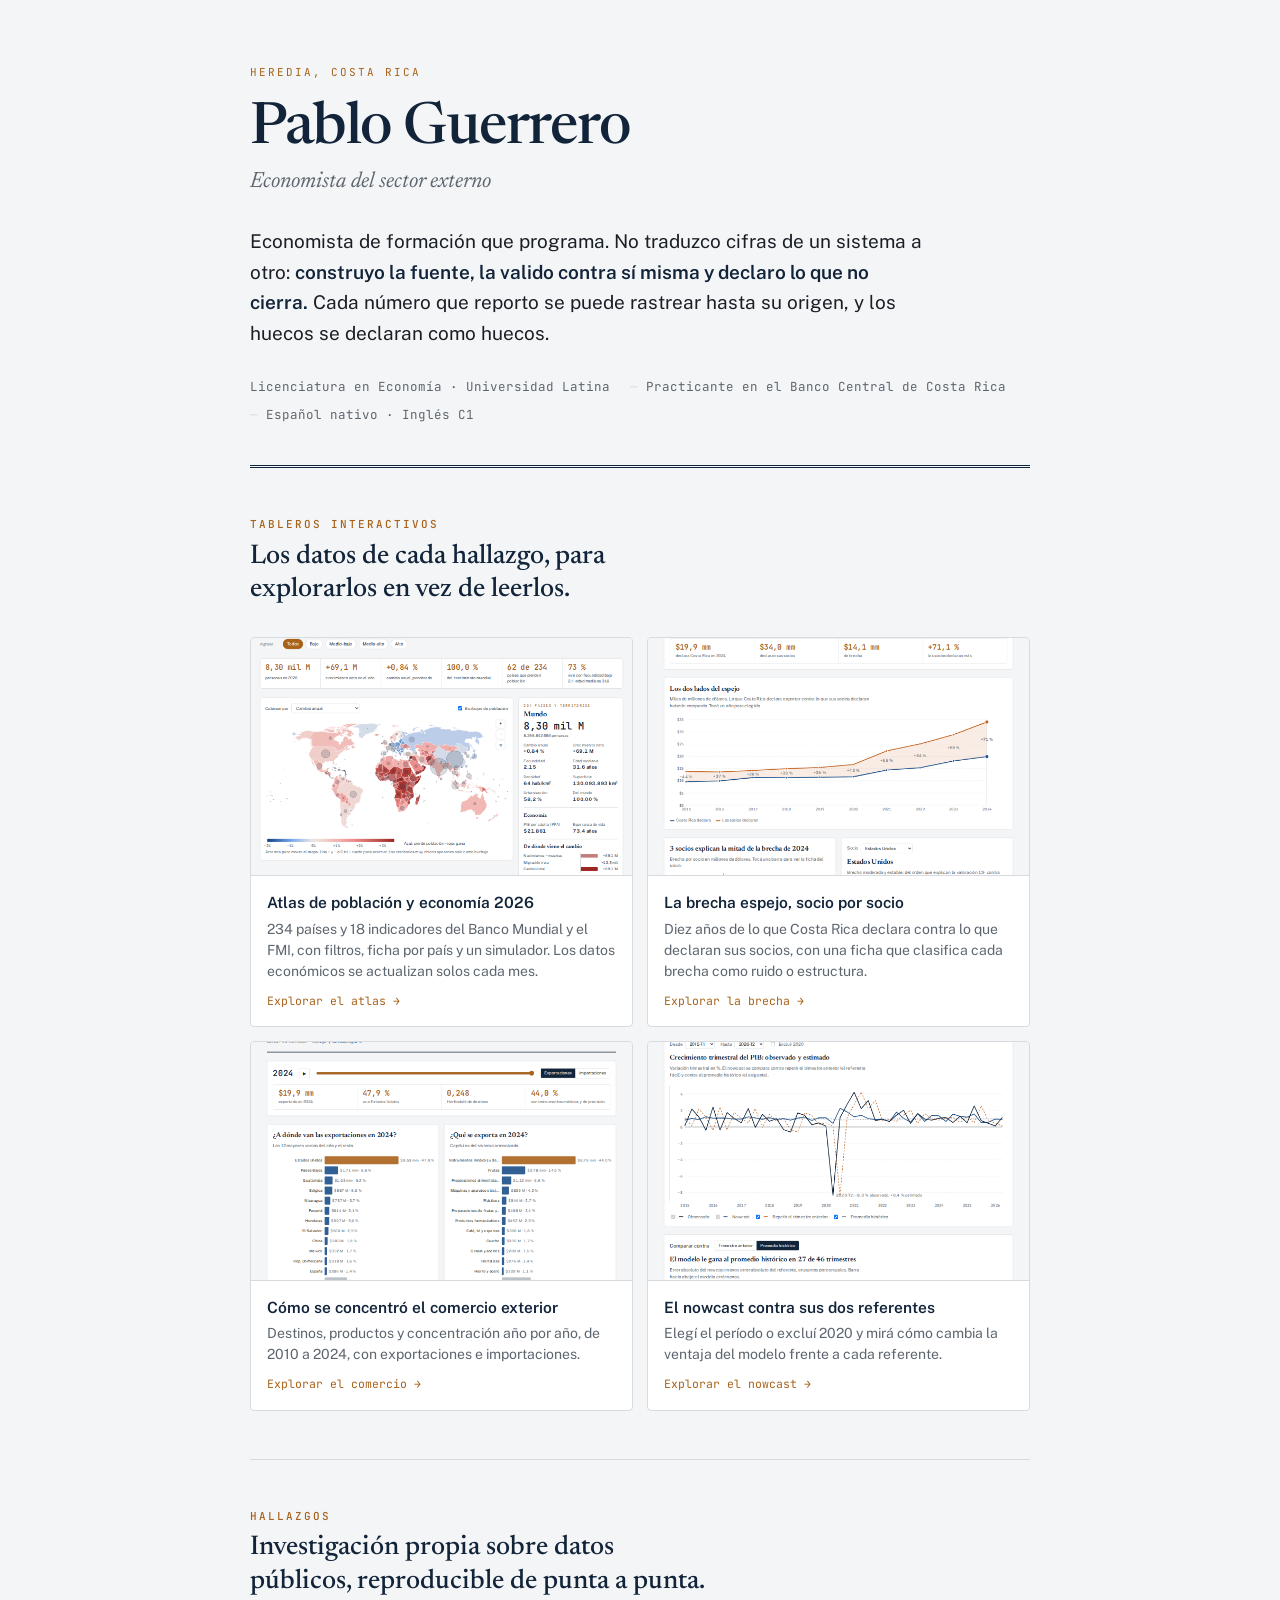
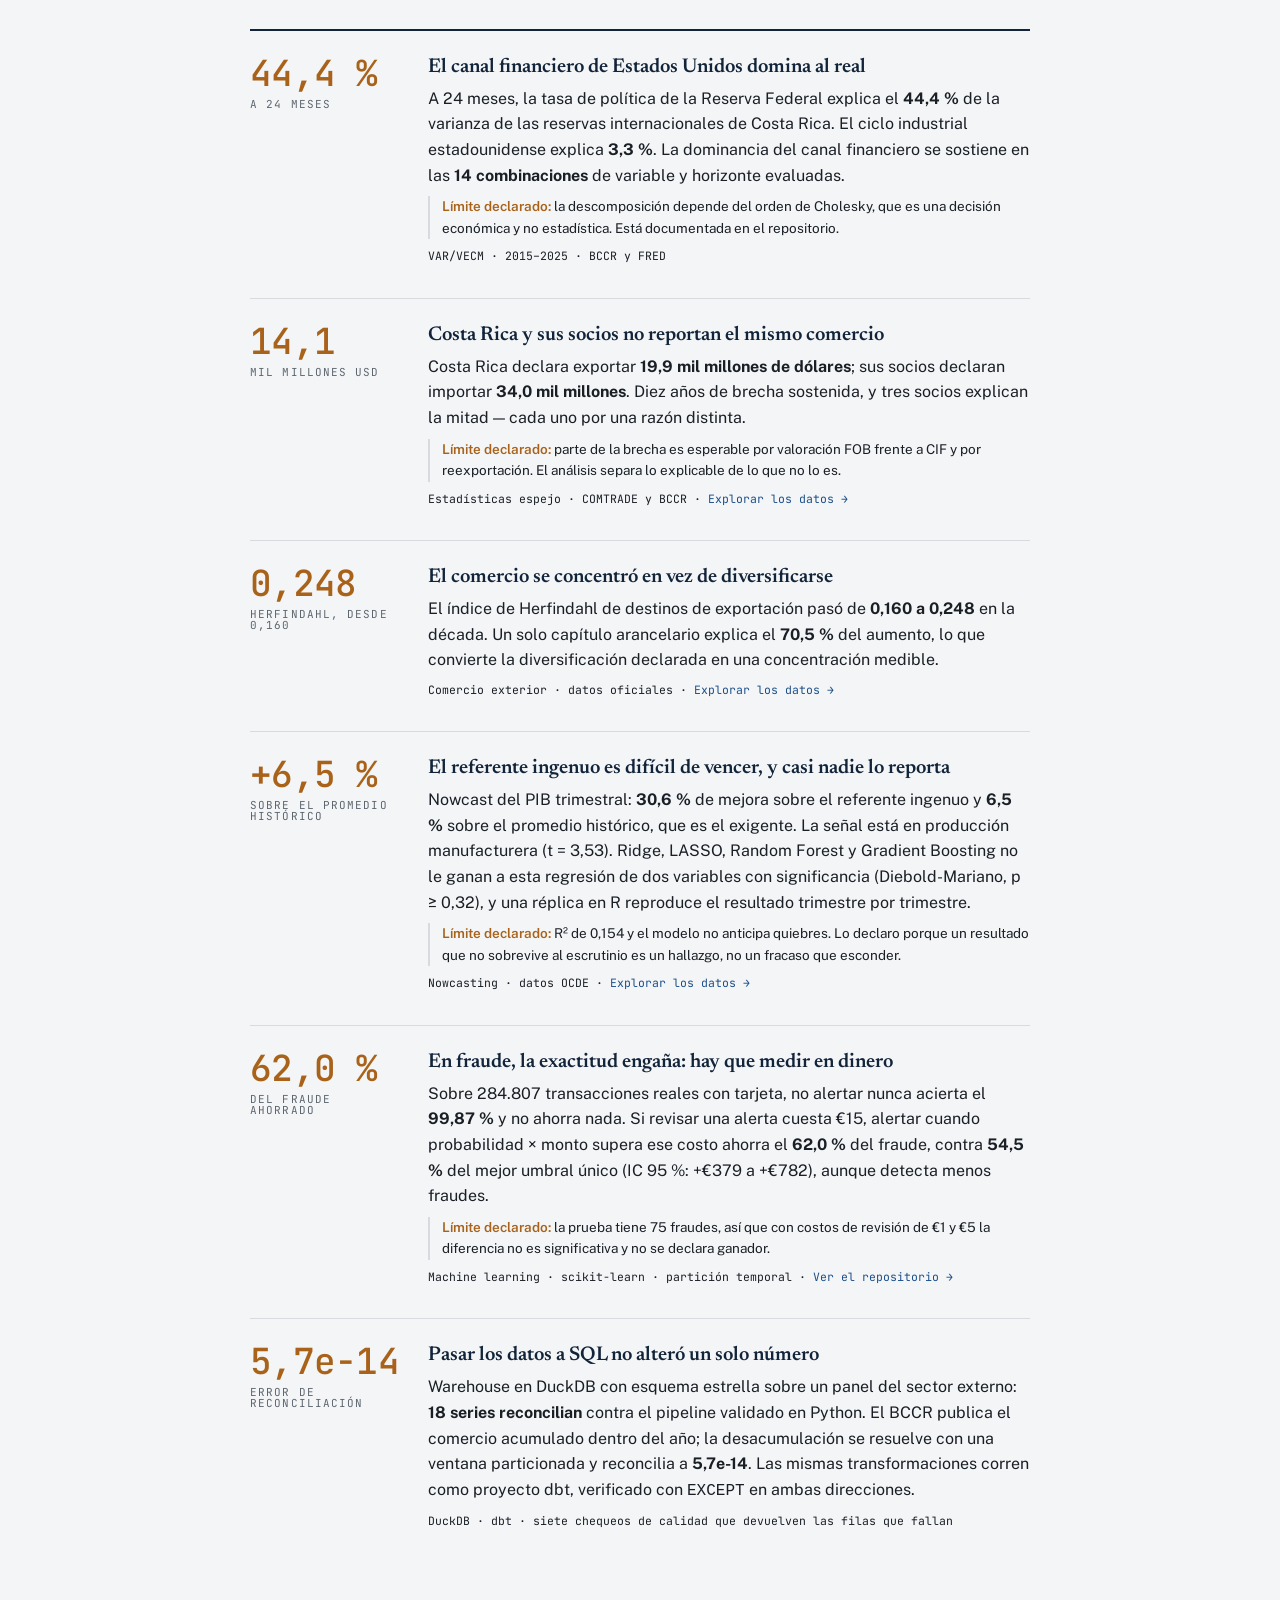
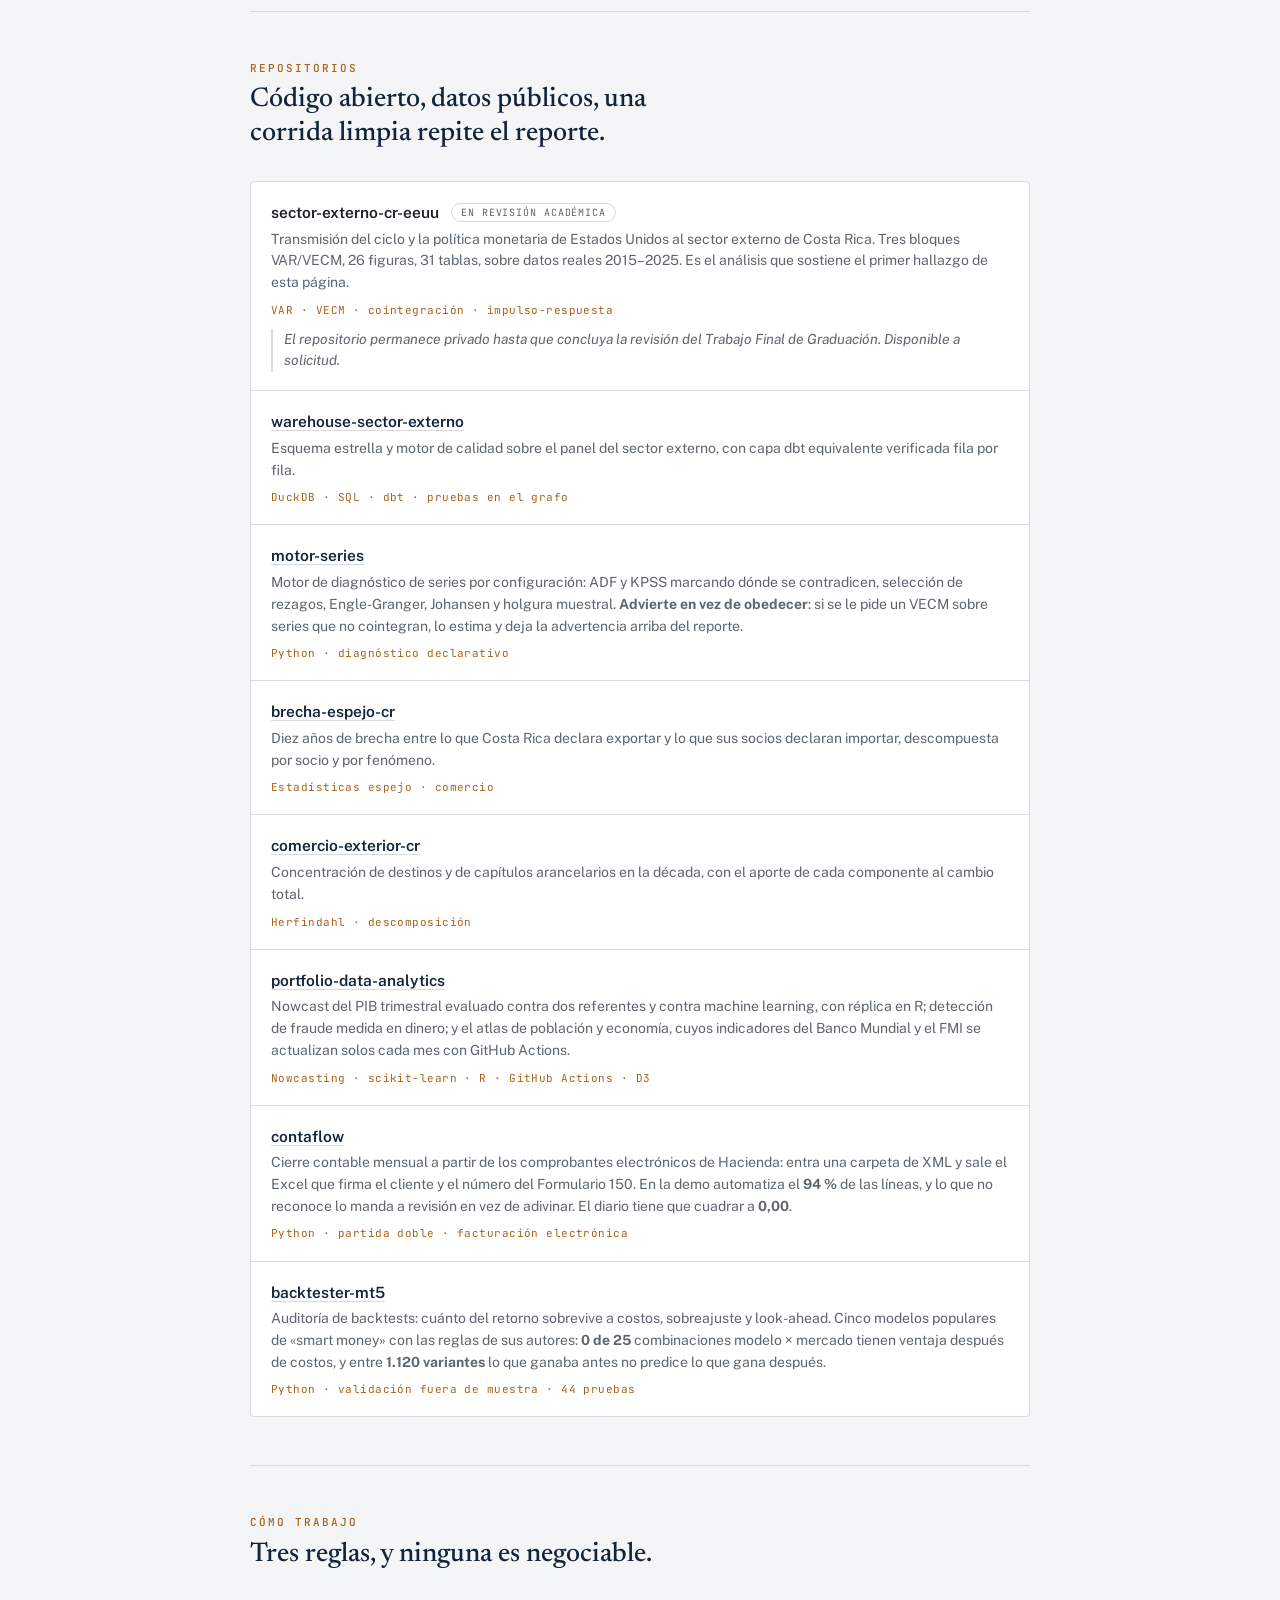
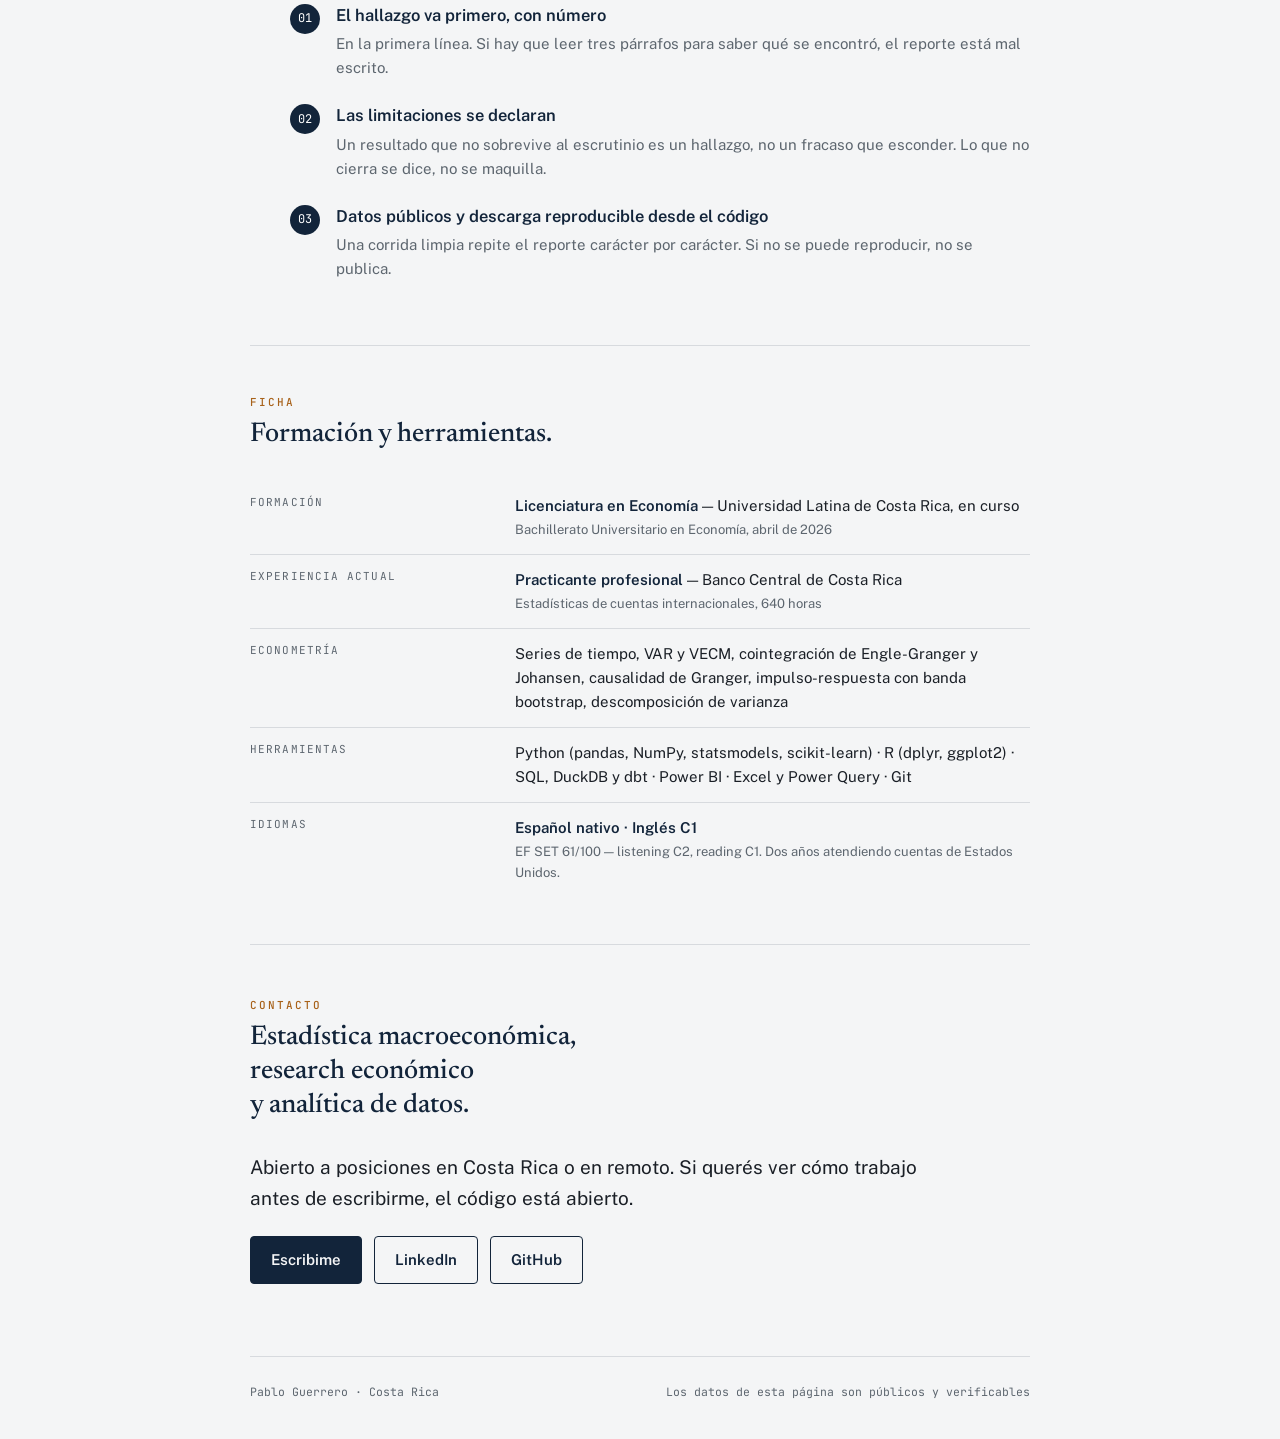
<file: index.html>
<!doctype html>
<html lang="es">
<head>
<meta charset="utf-8">
<meta name="viewport" content="width=device-width, initial-scale=1, viewport-fit=cover">
<title>Pablo Guerrero — Economista</title>
<meta name="description" content="Economista del sector externo costarricense. Series de tiempo, VAR/VECM y datos oficiales. Cada número rastreable hasta su origen.">
<meta property="og:title" content="Pablo Guerrero — Economista">
<meta property="og:description" content="Economista del sector externo costarricense. Series de tiempo, VAR/VECM y datos oficiales.">
<meta property="og:type" content="profile">
<link rel="preconnect" href="https://fonts.googleapis.com">
<link rel="preconnect" href="https://fonts.gstatic.com" crossorigin>
<link rel="stylesheet" href="https://fonts.googleapis.com/css2?family=JetBrains+Mono:wght@400;500&family=Newsreader:ital,opsz,wght@0,6..72,400;0,6..72,500;0,6..72,600;1,6..72,400&family=Public+Sans:wght@400;500;600;700&display=swap">
<style>
  :root{
    --tinta:#12243a;
    --tinta-2:#2c415c;
    --azul:#1b4f8a;
    --ocre:#a8621a;
    --fondo:#f4f5f6;
    --papel:#ffffff;
    --papel-2:#eceef0;
    --linea:#d7dade;
    --texto:#1a1f26;
    --tenue:#5d666f;
    --radio:4px;
  }
  @media (prefers-color-scheme: dark){
    :root:not([data-theme="light"]){
      --tinta:#dfe6ee;
      --tinta-2:#a9bed6;
      --azul:#7fb3e8;
      --ocre:#e0995a;
      --fondo:#0e1319;
      --papel:#161c24;
      --papel-2:#1e262f;
      --linea:#2c353f;
      --texto:#e4e8ec;
      --tenue:#95a0ac;
    }
  }
  :root[data-theme="dark"]{
    --tinta:#dfe6ee; --tinta-2:#a9bed6; --azul:#7fb3e8; --ocre:#e0995a;
    --fondo:#0e1319; --papel:#161c24; --papel-2:#1e262f; --linea:#2c353f;
    --texto:#e4e8ec; --tenue:#95a0ac;
  }

  *{box-sizing:border-box;}
  html{-webkit-text-size-adjust:100%;}
  body{
    margin:0;
    padding:0 20px;
    background:var(--fondo);
    color:var(--texto);
    font-family:"Public Sans", ui-sans-serif, system-ui, -apple-system, sans-serif;
    font-size:16px;
    line-height:1.6;
    -webkit-font-smoothing:antialiased;
  }
  .caja{max-width:780px;margin:0 auto;}

  a{color:var(--azul);text-decoration:none;border-bottom:1px solid transparent;transition:border-color .15s;}
  a:hover{border-bottom-color:var(--azul);}
  a:focus-visible{outline:2px solid var(--ocre);outline-offset:3px;border-radius:2px;}

  /* ---- encabezado ---- */
  header{padding-block:64px 40px;border-bottom:3px double var(--tinta);}
  .kicker{
    font-family:"JetBrains Mono", ui-monospace, monospace;
    font-size:11px;letter-spacing:.18em;text-transform:uppercase;
    color:var(--ocre);margin:0 0 18px;
  }
  h1{
    font-family:"Newsreader", Georgia, "Times New Roman", serif;
    font-weight:500;font-size:clamp(38px, 8vw, 58px);line-height:1.02;
    letter-spacing:-.02em;margin:0 0 6px;color:var(--tinta);
  }
  .rol{
    font-family:"Newsreader", Georgia, serif;font-style:italic;
    font-size:clamp(18px, 3.4vw, 22px);color:var(--tenue);margin:0 0 26px;font-weight:400;
  }
  .tesis{
    font-size:clamp(17px, 2.6vw, 19px);line-height:1.62;max-width:56ch;margin:0 0 28px;
    color:var(--texto);
  }
  .tesis b{font-weight:600;color:var(--tinta);}
  .meta{
    display:flex;flex-wrap:wrap;gap:8px 20px;
    font-family:"JetBrains Mono", ui-monospace, monospace;font-size:12.5px;color:var(--tenue);
  }
  .meta span::before{content:"— ";color:var(--linea);}
  .meta span:first-child::before{content:"";}

  /* ---- secciones ---- */
  section{padding-block:48px;border-bottom:1px solid var(--linea);}
  section:last-of-type{border-bottom:none;}
  h2{
    font-family:"JetBrains Mono", ui-monospace, monospace;
    font-size:11px;letter-spacing:.18em;text-transform:uppercase;font-weight:500;
    color:var(--ocre);margin:0 0 6px;
  }
  .lead{
    font-family:"Newsreader", Georgia, serif;
    font-size:clamp(22px, 4vw, 27px);line-height:1.25;font-weight:500;
    color:var(--tinta);margin:0 0 30px;max-width:30ch;text-wrap:balance;
  }

  /* ---- hallazgos ---- */
  .hallazgo{
    display:grid;grid-template-columns:minmax(0,150px) 1fr;gap:6px 28px;
    padding-block:24px;border-top:1px solid var(--linea);
  }
  .hallazgo:first-of-type{border-top:2px solid var(--tinta);}
  .cifra{
    font-family:"JetBrains Mono", ui-monospace, monospace;
    font-size:clamp(28px, 6vw, 36px);font-weight:500;line-height:1;
    color:var(--ocre);font-variant-numeric:tabular-nums;letter-spacing:-.02em;
  }
  .cifra small{display:block;font-size:11px;letter-spacing:.1em;text-transform:uppercase;
    color:var(--tenue);margin-top:8px;font-weight:400;}
  .hallazgo h3{
    font-family:"Newsreader", Georgia, serif;font-size:20px;font-weight:600;
    margin:0 0 6px;color:var(--tinta);line-height:1.25;
  }
  .hallazgo p{margin:0 0 8px;color:var(--texto);}
  .limite{
    font-size:13.5px;color:var(--tenue);border-left:2px solid var(--linea);
    padding-left:12px;margin:10px 0 0;
  }
  .limite b{color:var(--ocre);font-weight:600;}
  .fuente{
    font-family:"JetBrains Mono", ui-monospace, monospace;
    font-size:11.5px;color:var(--tenue);margin-top:10px;
  }

  /* ---- proyectos ---- */
  .repos{display:grid;gap:1px;background:var(--linea);border:1px solid var(--linea);border-radius:var(--radio);overflow:hidden;}
  .repo{background:var(--papel);padding:18px 20px;}
  .repo:hover{background:var(--papel-2);}
  .repo h3{margin:0 0 4px;font-size:15.5px;font-weight:600;}
  .repo h3 a{color:var(--tinta);border-bottom-color:var(--linea);}
  .repo h3 a:hover{color:var(--azul);border-bottom-color:var(--azul);}
  .repo p{margin:0;font-size:14px;color:var(--tenue);line-height:1.55;}
  .repo .tags{
    font-family:"JetBrains Mono", ui-monospace, monospace;
    font-size:11px;color:var(--ocre);margin-top:8px;letter-spacing:.04em;
  }
  .estado{
    font-family:"JetBrains Mono", ui-monospace, monospace;
    font-size:10px;letter-spacing:.09em;text-transform:uppercase;font-weight:400;
    color:var(--tenue);border:1px solid var(--linea);border-radius:99px;
    padding:2px 9px;margin-left:8px;vertical-align:2px;white-space:nowrap;
  }
  .nota-repo{
    margin-top:10px !important;font-size:13px;color:var(--tenue);
    border-left:2px solid var(--linea);padding-left:11px;font-style:italic;
  }

  /* ---- metodo ---- */
  .metodo{counter-reset:m;display:grid;gap:22px;}
  .metodo li{list-style:none;padding-left:46px;position:relative;}
  .metodo li::before{
    counter-increment:m;content:counter(m, decimal-leading-zero);
    position:absolute;left:0;top:2px;
    font-family:"JetBrains Mono", ui-monospace, monospace;font-size:12px;
    color:var(--papel);background:var(--tinta);
    width:30px;height:30px;display:grid;place-items:center;border-radius:50%;
  }
  .metodo h3{margin:0 0 4px;font-size:16.5px;font-weight:600;color:var(--tinta);}
  .metodo p{margin:0;color:var(--tenue);font-size:15px;}

  /* ---- ficha ---- */
  .ficha{width:100%;border-collapse:collapse;font-size:15px;}
  .ficha th,.ficha td{text-align:left;padding:13px 0;border-bottom:1px solid var(--linea);vertical-align:top;}
  .ficha th{
    font-family:"JetBrains Mono", ui-monospace, monospace;
    font-size:11px;letter-spacing:.1em;text-transform:uppercase;
    color:var(--tenue);font-weight:400;width:34%;padding-right:20px;
  }
  .ficha tr:last-child th,.ficha tr:last-child td{border-bottom:none;}
  .ficha td b{font-weight:600;color:var(--tinta);}
  .ficha td small{display:block;color:var(--tenue);font-size:13px;margin-top:2px;}

  /* ---- contacto ---- */
  .contacto{padding-block:52px 72px;}
  .contacto .lead{max-width:24ch;}
  .enlaces{display:flex;flex-wrap:wrap;gap:12px;margin-top:8px;}
  .enlaces a{
    display:inline-flex;align-items:center;gap:8px;
    border:1px solid var(--tinta);color:var(--tinta);
    padding:11px 20px;border-radius:var(--radio);
    font-size:15px;font-weight:600;transition:all .15s;
  }
  .enlaces a:hover{background:var(--tinta);color:var(--fondo);border-color:var(--tinta);}
  .enlaces a.primario{background:var(--tinta);color:var(--fondo);}
  .enlaces a.primario:hover{background:var(--azul);border-color:var(--azul);}

  footer{
    padding-block:26px 40px;border-top:1px solid var(--linea);
    font-family:"JetBrains Mono", ui-monospace, monospace;
    font-size:11.5px;color:var(--tenue);
    display:flex;justify-content:space-between;gap:12px;flex-wrap:wrap;
  }

  /* ---- tableros ---- */
  .tableros{display:grid;grid-template-columns:repeat(2,minmax(0,1fr));gap:14px;}
  a.tablero{display:grid;align-content:start;background:var(--papel);border:1px solid var(--linea);border-radius:var(--radio);overflow:hidden;color:var(--texto);transition:border-color .15s, transform .15s;}
  a.tablero:hover{border-color:var(--azul);transform:translateY(-2px);}
  .tablero img{display:block;width:100%;height:auto;aspect-ratio:8/5;object-fit:cover;object-position:top;border-bottom:1px solid var(--linea);background:var(--papel-2);}
  .tablero .txt{padding:14px 16px 16px;display:grid;gap:4px;}
  .tablero h3{margin:0;font-size:15.5px;font-weight:600;color:var(--tinta);}
  .tablero p{margin:0;font-size:14px;color:var(--tenue);line-height:1.5;}
  .tablero .ir{font-family:"JetBrains Mono", ui-monospace, monospace;font-size:11.5px;color:var(--ocre);margin-top:6px;}

  @media (max-width: 620px){
    .tableros{grid-template-columns:1fr;}
    .hallazgo{grid-template-columns:1fr;gap:10px;}
    .cifra small{display:inline;margin-left:10px;}
    .ficha th{width:auto;display:block;padding-bottom:2px;border-bottom:none;}
    .ficha td{display:block;padding-top:0;}
  }
  @media (prefers-reduced-motion: reduce){*{transition:none !important;}}
</style>
</head>
<body>
<div class="caja">

  <header>
    <p class="kicker">Heredia, Costa Rica</p>
    <h1>Pablo Guerrero</h1>
    <p class="rol">Economista del sector externo</p>
    <p class="tesis">Economista de formación que programa. No traduzco cifras de un sistema a otro: <b>construyo la fuente, la valido contra sí misma y declaro lo que no cierra.</b> Cada número que reporto se puede rastrear hasta su origen, y los huecos se declaran como huecos.</p>
    <div class="meta">
      <span>Licenciatura en Economía · Universidad Latina</span>
      <span>Practicante en el Banco Central de Costa Rica</span>
      <span>Español nativo · Inglés C1</span>
    </div>
  </header>

  <section>
    <h2>Tableros interactivos</h2>
    <p class="lead">Los datos de cada hallazgo, para explorarlos en vez de leerlos.</p>
    <div class="tableros">
      <a class="tablero" href="atlas/">
        <img src="tableros/img/atlas.png" alt="Mapa mundial coloreado por cambio anual de la población, con la ficha de un país" loading="lazy" width="720" height="450">
        <div class="txt">
          <h3>Atlas de población y economía 2026</h3>
          <p>234 países y 18 indicadores del Banco Mundial y el FMI, con filtros, ficha por país y un simulador. Los datos económicos se actualizan solos cada mes.</p>
          <span class="ir">Explorar el atlas →</span>
        </div>
      </a>
      <a class="tablero" href="brecha/">
        <img src="tableros/img/brecha.png" alt="Lo que Costa Rica declara exportar contra lo que declaran sus socios, 2015–2024" loading="lazy" width="720" height="450">
        <div class="txt">
          <h3>La brecha espejo, socio por socio</h3>
          <p>Diez años de lo que Costa Rica declara contra lo que declaran sus socios, con una ficha que clasifica cada brecha como ruido o estructura.</p>
          <span class="ir">Explorar la brecha →</span>
        </div>
      </a>
      <a class="tablero" href="comercio/">
        <img src="tableros/img/comercio.png" alt="Destinos y productos de exportación de Costa Rica en 2024" loading="lazy" width="720" height="450">
        <div class="txt">
          <h3>Cómo se concentró el comercio exterior</h3>
          <p>Destinos, productos y concentración año por año, de 2010 a 2024, con exportaciones e importaciones.</p>
          <span class="ir">Explorar el comercio →</span>
        </div>
      </a>
      <a class="tablero" href="nowcast/">
        <img src="tableros/img/nowcast.png" alt="Crecimiento trimestral del PIB observado contra el nowcast y sus referentes" loading="lazy" width="720" height="450">
        <div class="txt">
          <h3>El nowcast contra sus dos referentes</h3>
          <p>Elegí el período o excluí 2020 y mirá cómo cambia la ventaja del modelo frente a cada referente.</p>
          <span class="ir">Explorar el nowcast →</span>
        </div>
      </a>
    </div>
  </section>

  <section>
    <h2>Hallazgos</h2>
    <p class="lead">Investigación propia sobre datos públicos, reproducible de punta a punta.</p>

    <div class="hallazgo">
      <div class="cifra">44,4 %<small>a 24 meses</small></div>
      <div>
        <h3>El canal financiero de Estados Unidos domina al real</h3>
        <p>A 24 meses, la tasa de política de la Reserva Federal explica el <b>44,4 %</b> de la varianza de las reservas internacionales de Costa Rica. El ciclo industrial estadounidense explica <b>3,3 %</b>. La dominancia del canal financiero se sostiene en las <b>14 combinaciones</b> de variable y horizonte evaluadas.</p>
        <p class="limite"><b>Límite declarado:</b> la descomposición depende del orden de Cholesky, que es una decisión económica y no estadística. Está documentada en el repositorio.</p>
        <p class="fuente">VAR/VECM · 2015–2025 · BCCR y FRED</p>
      </div>
    </div>

    <div class="hallazgo">
      <div class="cifra">14,1<small>mil millones USD</small></div>
      <div>
        <h3>Costa Rica y sus socios no reportan el mismo comercio</h3>
        <p>Costa Rica declara exportar <b>19,9 mil millones de dólares</b>; sus socios declaran importar <b>34,0 mil millones</b>. Diez años de brecha sostenida, y tres socios explican la mitad — cada uno por una razón distinta.</p>
        <p class="limite"><b>Límite declarado:</b> parte de la brecha es esperable por valoración FOB frente a CIF y por reexportación. El análisis separa lo explicable de lo que no lo es.</p>
        <p class="fuente">Estadísticas espejo · COMTRADE y BCCR · <a href="brecha/">Explorar los datos →</a></p>
      </div>
    </div>

    <div class="hallazgo">
      <div class="cifra">0,248<small>Herfindahl, desde 0,160</small></div>
      <div>
        <h3>El comercio se concentró en vez de diversificarse</h3>
        <p>El índice de Herfindahl de destinos de exportación pasó de <b>0,160 a 0,248</b> en la década. Un solo capítulo arancelario explica el <b>70,5 %</b> del aumento, lo que convierte la diversificación declarada en una concentración medible.</p>
        <p class="fuente">Comercio exterior · datos oficiales · <a href="comercio/">Explorar los datos →</a></p>
      </div>
    </div>

    <div class="hallazgo">
      <div class="cifra">+6,5 %<small>sobre el promedio histórico</small></div>
      <div>
        <h3>El referente ingenuo es difícil de vencer, y casi nadie lo reporta</h3>
        <p>Nowcast del PIB trimestral: <b>30,6 %</b> de mejora sobre el referente ingenuo y <b>6,5 %</b> sobre el promedio histórico, que es el exigente. La señal está en producción manufacturera (t = 3,53). Ridge, LASSO, Random Forest y Gradient Boosting no le ganan a esta regresión de dos variables con significancia (Diebold-Mariano, p ≥ 0,32), y una réplica en R reproduce el resultado trimestre por trimestre.</p>
        <p class="limite"><b>Límite declarado:</b> R² de 0,154 y el modelo no anticipa quiebres. Lo declaro porque un resultado que no sobrevive al escrutinio es un hallazgo, no un fracaso que esconder.</p>
        <p class="fuente">Nowcasting · datos OCDE · <a href="nowcast/">Explorar los datos →</a></p>
      </div>
    </div>

    <div class="hallazgo">
      <div class="cifra">62,0 %<small>del fraude ahorrado</small></div>
      <div>
        <h3>En fraude, la exactitud engaña: hay que medir en dinero</h3>
        <p>Sobre 284.807 transacciones reales con tarjeta, no alertar nunca acierta el <b>99,87 %</b> y no ahorra nada. Si revisar una alerta cuesta €15, alertar cuando probabilidad × monto supera ese costo ahorra el <b>62,0 %</b> del fraude, contra <b>54,5 %</b> del mejor umbral único (IC 95 %: +€379 a +€782), aunque detecta menos fraudes.</p>
        <p class="limite"><b>Límite declarado:</b> la prueba tiene 75 fraudes, así que con costos de revisión de €1 y €5 la diferencia no es significativa y no se declara ganador.</p>
        <p class="fuente">Machine learning · scikit-learn · partición temporal · <a href="https://github.com/pabloguerrerocr/portfolio-data-analytics/tree/main/deteccion-fraude">Ver el repositorio →</a></p>
      </div>
    </div>

    <div class="hallazgo">
      <div class="cifra">5,7e-14<small>error de reconciliación</small></div>
      <div>
        <h3>Pasar los datos a SQL no alteró un solo número</h3>
        <p>Warehouse en DuckDB con esquema estrella sobre un panel del sector externo: <b>18 series reconcilian</b> contra el pipeline validado en Python. El BCCR publica el comercio acumulado dentro del año; la desacumulación se resuelve con una ventana particionada y reconcilia a <b>5,7e-14</b>. Las mismas transformaciones corren como proyecto dbt, verificado con <code>EXCEPT</code> en ambas direcciones.</p>
        <p class="fuente">DuckDB · dbt · siete chequeos de calidad que devuelven las filas que fallan</p>
      </div>
    </div>
  </section>

  <section>
    <h2>Repositorios</h2>
    <p class="lead">Código abierto, datos públicos, una corrida limpia repite el reporte.</p>
    <div class="repos">
      <div class="repo">
        <h3>sector-externo-cr-eeuu <span class="estado">en revisión académica</span></h3>
        <p>Transmisión del ciclo y la política monetaria de Estados Unidos al sector externo de Costa Rica. Tres bloques VAR/VECM, 26 figuras, 31 tablas, sobre datos reales 2015–2025. Es el análisis que sostiene el primer hallazgo de esta página.</p>
        <p class="tags">VAR · VECM · cointegración · impulso-respuesta</p>
        <p class="nota-repo">El repositorio permanece privado hasta que concluya la revisión del Trabajo Final de Graduación. Disponible a solicitud.</p>
      </div>
      <div class="repo">
        <h3><a href="https://github.com/pabloguerrerocr/warehouse-sector-externo">warehouse-sector-externo</a></h3>
        <p>Esquema estrella y motor de calidad sobre el panel del sector externo, con capa dbt equivalente verificada fila por fila.</p>
        <p class="tags">DuckDB · SQL · dbt · pruebas en el grafo</p>
      </div>
      <div class="repo">
        <h3><a href="https://github.com/pabloguerrerocr/motor-series">motor-series</a></h3>
        <p>Motor de diagnóstico de series por configuración: ADF y KPSS marcando dónde se contradicen, selección de rezagos, Engle-Granger, Johansen y holgura muestral. <b>Advierte en vez de obedecer</b>: si se le pide un VECM sobre series que no cointegran, lo estima y deja la advertencia arriba del reporte.</p>
        <p class="tags">Python · diagnóstico declarativo</p>
      </div>
      <div class="repo">
        <h3><a href="https://github.com/pabloguerrerocr/brecha-espejo-cr">brecha-espejo-cr</a></h3>
        <p>Diez años de brecha entre lo que Costa Rica declara exportar y lo que sus socios declaran importar, descompuesta por socio y por fenómeno.</p>
        <p class="tags">Estadísticas espejo · comercio</p>
      </div>
      <div class="repo">
        <h3><a href="https://github.com/pabloguerrerocr/comercio-exterior-cr">comercio-exterior-cr</a></h3>
        <p>Concentración de destinos y de capítulos arancelarios en la década, con el aporte de cada componente al cambio total.</p>
        <p class="tags">Herfindahl · descomposición</p>
      </div>
      <div class="repo">
        <h3><a href="https://github.com/pabloguerrerocr/portfolio-data-analytics">portfolio-data-analytics</a></h3>
        <p>Nowcast del PIB trimestral evaluado contra dos referentes y contra machine learning, con réplica en R; detección de fraude medida en dinero; y el atlas de población y economía, cuyos indicadores del Banco Mundial y el FMI se actualizan solos cada mes con GitHub Actions.</p>
        <p class="tags">Nowcasting · scikit-learn · R · GitHub Actions · D3</p>
      </div>
      <div class="repo">
        <h3><a href="https://github.com/pabloguerrerocr/contaflow">contaflow</a></h3>
        <p>Cierre contable mensual a partir de los comprobantes electrónicos de Hacienda: entra una carpeta de XML y sale el Excel que firma el cliente y el número del Formulario 150. En la demo automatiza el <b>94 %</b> de las líneas, y lo que no reconoce lo manda a revisión en vez de adivinar. El diario tiene que cuadrar a <b>0,00</b>.</p>
        <p class="tags">Python · partida doble · facturación electrónica</p>
      </div>
      <div class="repo">
        <h3><a href="https://github.com/pabloguerrerocr/backtester-mt5">backtester-mt5</a></h3>
        <p>Auditoría de backtests: cuánto del retorno sobrevive a costos, sobreajuste y look-ahead. Cinco modelos populares de «smart money» con las reglas de sus autores: <b>0 de 25</b> combinaciones modelo × mercado tienen ventaja después de costos, y entre <b>1.120 variantes</b> lo que ganaba antes no predice lo que gana después.</p>
        <p class="tags">Python · validación fuera de muestra · 44 pruebas</p>
      </div>
    </div>
  </section>

  <section>
    <h2>Cómo trabajo</h2>
    <p class="lead">Tres reglas, y ninguna es negociable.</p>
    <ol class="metodo">
      <li>
        <h3>El hallazgo va primero, con número</h3>
        <p>En la primera línea. Si hay que leer tres párrafos para saber qué se encontró, el reporte está mal escrito.</p>
      </li>
      <li>
        <h3>Las limitaciones se declaran</h3>
        <p>Un resultado que no sobrevive al escrutinio es un hallazgo, no un fracaso que esconder. Lo que no cierra se dice, no se maquilla.</p>
      </li>
      <li>
        <h3>Datos públicos y descarga reproducible desde el código</h3>
        <p>Una corrida limpia repite el reporte carácter por carácter. Si no se puede reproducir, no se publica.</p>
      </li>
    </ol>
  </section>

  <section>
    <h2>Ficha</h2>
    <p class="lead">Formación y herramientas.</p>
    <table class="ficha">
      <tr>
        <th>Formación</th>
        <td>
          <b>Licenciatura en Economía</b> — Universidad Latina de Costa Rica, en curso
          <small>Bachillerato Universitario en Economía, abril de 2026</small>
        </td>
      </tr>
      <tr>
        <th>Experiencia actual</th>
        <td>
          <b>Practicante profesional</b> — Banco Central de Costa Rica
          <small>Estadísticas de cuentas internacionales, 640 horas</small>
        </td>
      </tr>
      <tr>
        <th>Econometría</th>
        <td>Series de tiempo, VAR y VECM, cointegración de Engle-Granger y Johansen, causalidad de Granger, impulso-respuesta con banda bootstrap, descomposición de varianza</td>
      </tr>
      <tr>
        <th>Herramientas</th>
        <td>Python (pandas, NumPy, statsmodels, scikit-learn) · R (dplyr, ggplot2) · SQL, DuckDB y dbt · Power BI · Excel y Power Query · Git</td>
      </tr>
      <tr>
        <th>Idiomas</th>
        <td>
          <b>Español nativo · Inglés C1</b>
          <small>EF SET 61/100 — listening C2, reading C1. Dos años atendiendo cuentas de Estados Unidos.</small>
        </td>
      </tr>
    </table>
  </section>

  <section class="contacto">
    <h2>Contacto</h2>
    <p class="lead">Estadística macroeconómica, research económico y analítica de datos.</p>
    <p class="tesis" style="margin-bottom:22px;">Abierto a posiciones en Costa Rica o en remoto. Si querés ver cómo trabajo antes de escribirme, el código está abierto.</p>
    <div class="enlaces">
      <a class="primario" href="mailto:pabloguerrerocr@gmail.com">Escribime</a>
      <a href="https://www.linkedin.com/in/pabloguerrerocr">LinkedIn</a>
      <a href="https://github.com/pabloguerrerocr">GitHub</a>
    </div>
  </section>

  <footer>
    <span>Pablo Guerrero · Costa Rica</span>
    <span>Los datos de esta página son públicos y verificables</span>
  </footer>

</div>
</body>
</html>
</file>
